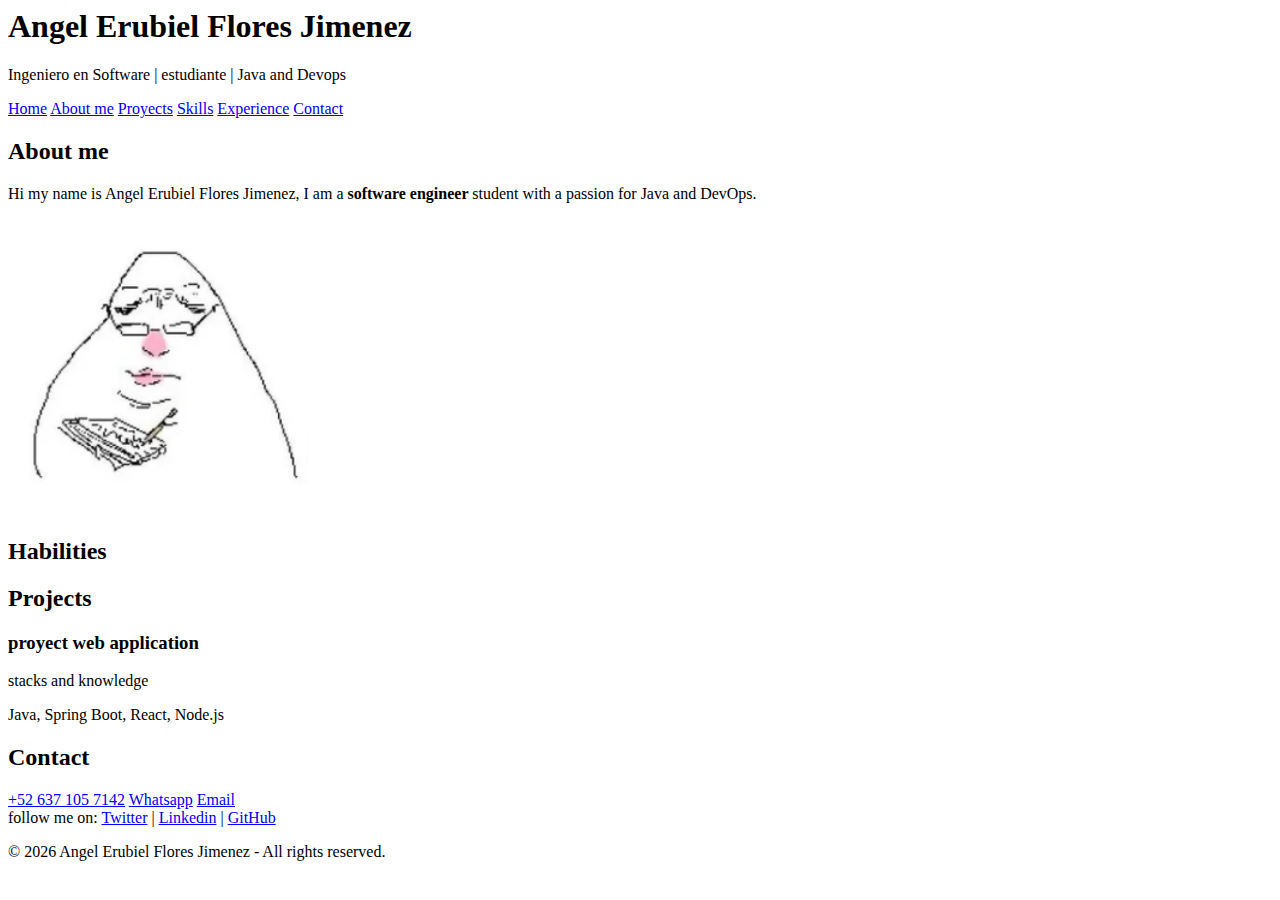
<file: about.html>
<html>

<body>
    <header>
        <h1>Angel Erubiel Flores Jimenez</h1>
        <p>Ingeniero en Software | estudiante | Java and Devops</p>

        <!-- menu de navegacion principal -->
        <nav>
            <a href="./index.html">Home</a>
            <a href="./about.html">About me</a>
            <a href="./proyects.html">Proyects</a>
            <a href="./skills.html">Skills</a>
            <a href="./experience.html">Experience</a>
            <a href="./contact.html">Contact</a>
        </nav>
    </header>

    <main>
        <section id="about">
            <h2>About me</h2>
            <p>Hi my name is Angel Erubiel Flores Jimenez, I am a <strong> software engineer </strong> student with a
                passion for Java and DevOps.</p>
        </section>

        <img src="/src/personal_pic.png" alt="Picture of Angel Erubiel Flores Jimenez" width="300px">

        <section>
            <h2>Habilities</h2>
            <p></p>
        </section>

        <section>
            <h2>Projects</h2>
            <article>
                <h3>proyect web application</h3>
                <p>stacks and knowledge</p>
                <p>Java, Spring Boot, React, Node.js</p>
            </article>
        </section>

        <section>
            <h2>Contact</h2>
            <a href="tel:+526371057142">+52 637 105 7142</a>
            <a href="https://wa.me/526371057142?text=Hola Erubiel">Whatsapp</a>
            <a href="mailto:gatogordogigante@gmail.com">Email</a>
        </section>
    </main>

    <footer>
        <section>
            follow me on:
            <a href="https://twitter.com">Twitter</a> |
            <a href="https://linkedin.com" target="_blank" rel="noopener noreferrer">Linkedin</a> |
            <a href="https://github.com">GitHub</a>
        </section>
        <p>
            &copy; 2026 Angel Erubiel Flores Jimenez - All rights reserved.
        </p>
    </footer>
</body>

</html>
</file>
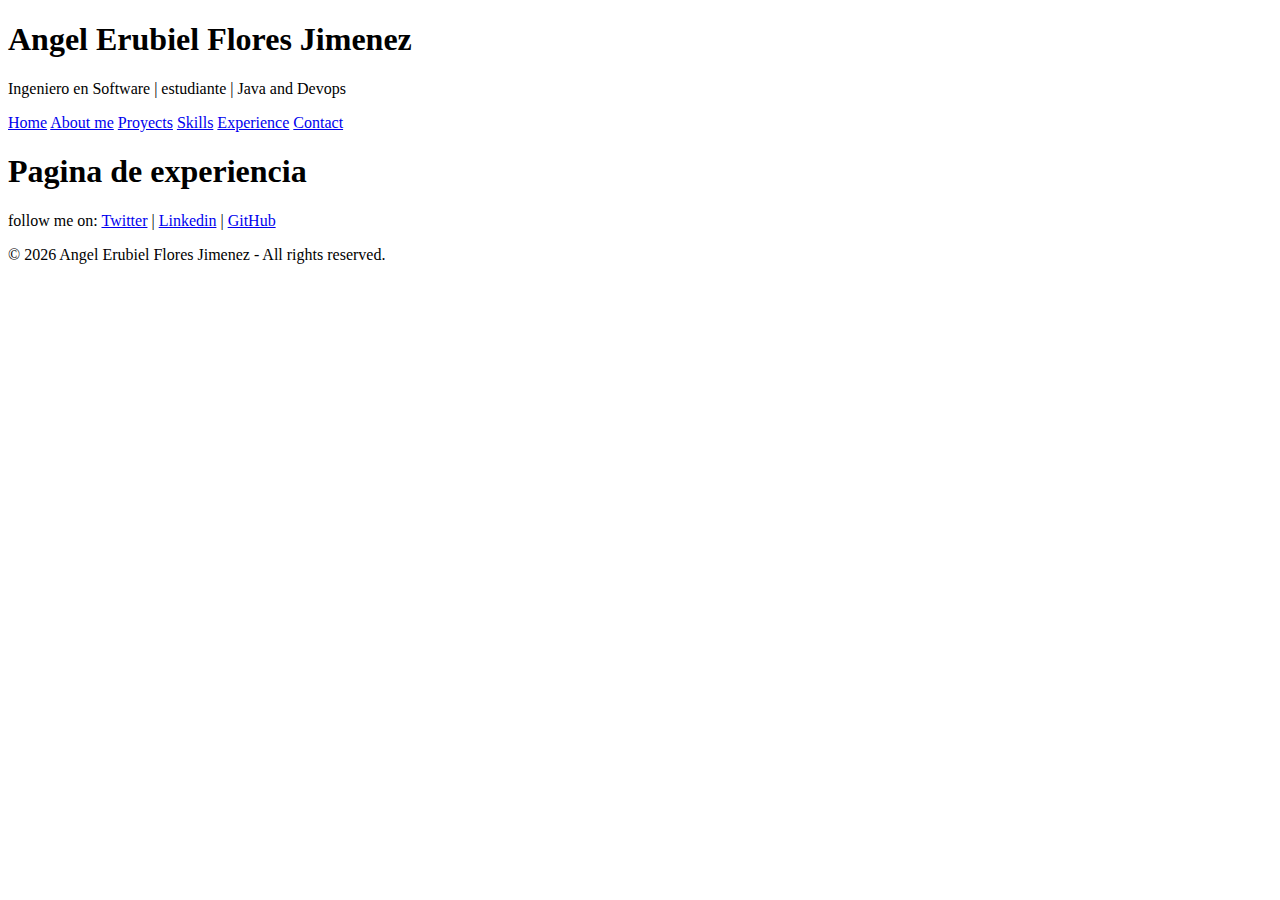
<file: experience.html>
<!DOCTYPE html>
<html lang="en">

<head>
    <meta charset="UTF-8">
    <meta name="viewport" content="width=device-width, initial-scale=1.0">
    <title>Document</title>
</head>

<body>
    <header>
        <h1>Angel Erubiel Flores Jimenez</h1>
        <p>Ingeniero en Software | estudiante | Java and Devops</p>

        <!-- menu de navegacion principal -->
        <nav>
            <a href="./index.html">Home</a>
            <a href="./about.html">About me</a>
            <a href="./proyects.html">Proyects</a>
            <a href="./skills.html">Skills</a>
            <a href="./experience.html">Experience</a>
            <a href="./contact.html">Contact</a>
        </nav>
    </header>

    <main>
        <h1>Pagina de experiencia</h1>
    </main>

    <footer>
        <section>
            follow me on:
            <a href="https://twitter.com">Twitter</a> |
            <a href="https://linkedin.com" target="_blank" rel="noopener noreferrer">Linkedin</a> |
            <a href="https://github.com">GitHub</a>
        </section>
        <p>
            &copy; 2026 Angel Erubiel Flores Jimenez - All rights reserved.
        </p>
    </footer>
</body>

</html>
</file>
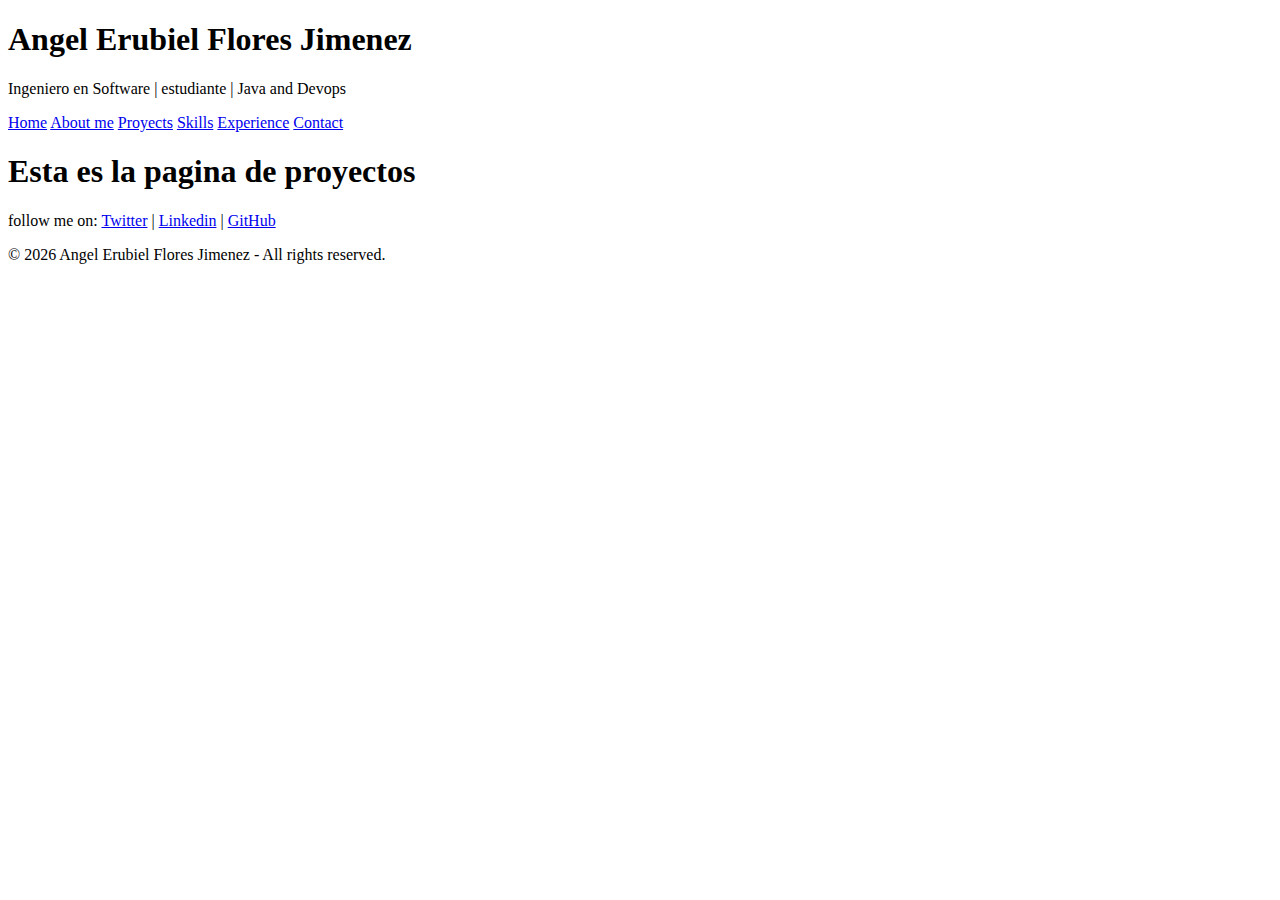
<file: proyects.html>
<!DOCTYPE html>
<html lang="en">

<head>
    <meta charset="UTF-8">
    <meta name="viewport" content="width=device-width, initial-scale=1.0">
    <title>Document</title>
</head>

<body>
    <header>
        <h1>Angel Erubiel Flores Jimenez</h1>
        <p>Ingeniero en Software | estudiante | Java and Devops</p>

        <!-- menu de navegacion principal -->
        <nav>
            <a href="./index.html">Home</a>
            <a href="./about.html">About me</a>
            <a href="./proyects.html">Proyects</a>
            <a href="./skills.html">Skills</a>
            <a href="./experience.html">Experience</a>
            <a href="./contact.html">Contact</a>
        </nav>
    </header>

    <main>
        <h1>Esta es la pagina de proyectos</h1>
    </main>

    <footer>
        <section>
            follow me on:
            <a href="https://twitter.com">Twitter</a> |
            <a href="https://linkedin.com" target="_blank" rel="noopener noreferrer">Linkedin</a> |
            <a href="https://github.com">GitHub</a>
        </section>
        <p>
            &copy; 2026 Angel Erubiel Flores Jimenez - All rights reserved.
        </p>
    </footer>
</body>

</html>
</file>
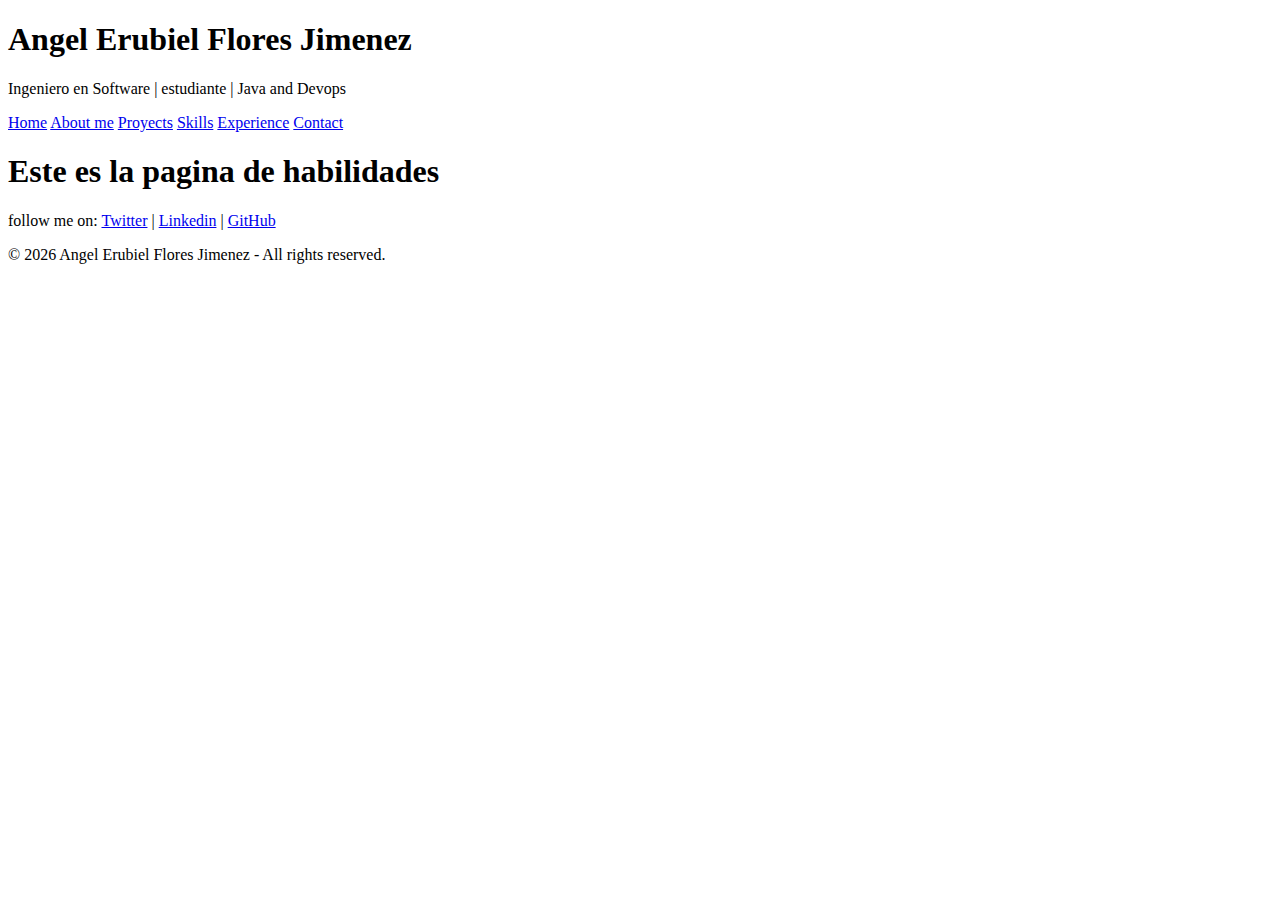
<file: skills.html>
<!DOCTYPE html>
<html lang="en">

<head>
    <meta charset="UTF-8">
    <meta name="viewport" content="width=device-width, initial-scale=1.0">
    <title>Document</title>
</head>

<body>
    <header>
        <h1>Angel Erubiel Flores Jimenez</h1>
        <p>Ingeniero en Software | estudiante | Java and Devops</p>

        <!-- menu de navegacion principal -->
        <nav>
            <a href="./index.html">Home</a>
            <a href="./about.html">About me</a>
            <a href="./proyects.html">Proyects</a>
            <a href="./skills.html">Skills</a>
            <a href="./experience.html">Experience</a>
            <a href="./contact.html">Contact</a>
        </nav>
    </header>

    <main>
        <h1>Este es la pagina de habilidades</h1>
    </main>

    <footer>
        <section>
            follow me on:
            <a href="https://twitter.com">Twitter</a> |
            <a href="https://linkedin.com" target="_blank" rel="noopener noreferrer">Linkedin</a> |
            <a href="https://github.com">GitHub</a>
        </section>
        <p>
            &copy; 2026 Angel Erubiel Flores Jimenez - All rights reserved.
        </p>
    </footer>
</body>

</html>
</file>
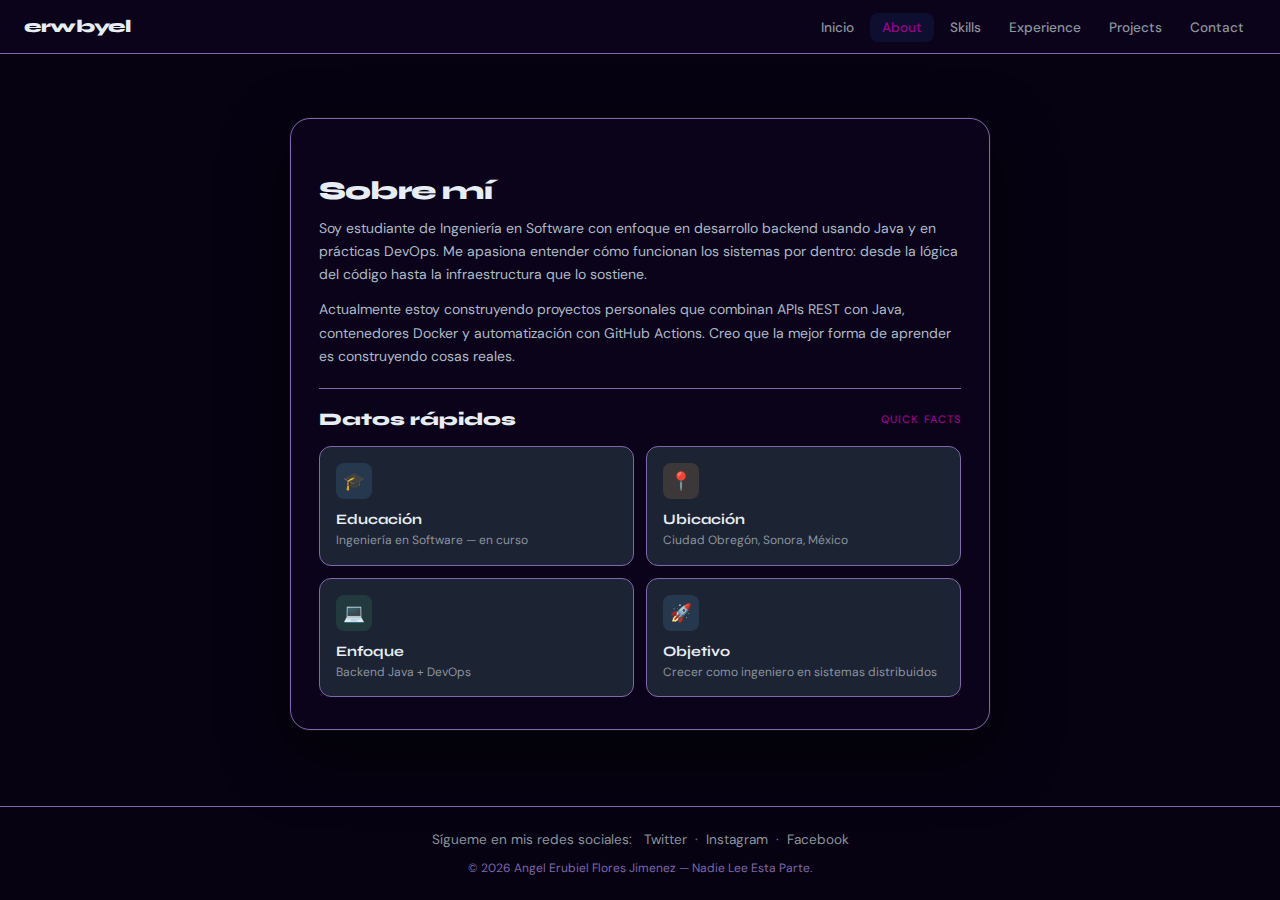
<file: pages/about.html>
<!DOCTYPE html>
<html lang="es">

<head>
    <meta charset="UTF-8">
    <meta name="viewport" content="width=device-width, initial-scale=1.0">
    <title>About — erwbyel</title>
    <link rel="stylesheet" type="text/css" href="../styles/globals.css" />
    <link rel="stylesheet" type="text/css" href="../styles/styles.css" />
</head>

<body>
    <nav class="navbar" aria-label="Navegación principal">
        <a href="../index.html" class="nav-logo">erwbyel</a>
        <ul class="nav-links" role="list">
            <li><a href="../index.html" class="nav-link">Inicio</a></li>
            <li><a href="./about.html" class="nav-link active">About</a></li>
            <li><a href="./skills.html" class="nav-link">Skills</a></li>
            <li><a href="./experience.html" class="nav-link">Experience</a></li>
            <li><a href="./proyects.html" class="nav-link">Projects</a></li>
            <li><a href="./contact.html" class="nav-link">Contact</a></li>
        </ul>
    </nav>

    <main>
        <div class="card">

            <!-- BIO SECTION -->
            <section class="bio" aria-label="Sobre mí">
                <h2>Sobre mí</h2>
                <p>
                    Soy estudiante de Ingeniería en Software con enfoque en desarrollo backend usando Java
                    y en prácticas DevOps. Me apasiona entender cómo funcionan los sistemas por dentro:
                    desde la lógica del código hasta la infraestructura que lo sostiene.
                </p>
                <p style="margin-top: 0.75rem; font-size: 0.875rem; line-height: 1.65; color: #adbac7;">
                    Actualmente estoy construyendo proyectos personales que combinan APIs REST con Java,
                    contenedores Docker y automatización con GitHub Actions. Creo que la mejor forma
                    de aprender es construyendo cosas reales.
                </p>
            </section>

            <!-- DATOS RÁPIDOS -->
            <section class="expertise" aria-label="Datos personales">
                <header class="section-header">
                    <h3>Datos rápidos</h3>
                    <span class="tag">Quick facts</span>
                </header>

                <ul class="grid" role="list">
                    <li class="skill-card">
                        <span class="skill-icon icon-java" aria-hidden="true">🎓</span>
                        <h4>Educación</h4>
                        <p>Ingeniería en Software — en curso</p>
                    </li>
                    <li class="skill-card">
                        <span class="skill-icon icon-py" aria-hidden="true">📍</span>
                        <h4>Ubicación</h4>
                        <p>Ciudad Obregón, Sonora, México</p>
                    </li>
                    <li class="skill-card">
                        <span class="skill-icon icon-db" aria-hidden="true">💻</span>
                        <h4>Enfoque</h4>
                        <p>Backend Java + DevOps</p>
                    </li>
                    <li class="skill-card">
                        <span class="skill-icon icon-ops" aria-hidden="true">🚀</span>
                        <h4>Objetivo</h4>
                        <p>Crecer como ingeniero en sistemas distribuidos</p>
                    </li>
                </ul>
            </section>

        </div>
    </main>

    <footer class="footer">
        <section class="footer-social" aria-label="Redes sociales">
            <span>Sígueme en mis redes sociales:</span>
            <ul class="footer-links" role="list">
                <li><a href="https://twitter.com" target="_blank" rel="noopener noreferrer">Twitter</a></li>
                <li><a href="https://instagram.com" target="_blank" rel="noopener noreferrer">Instagram</a></li>
                <li><a href="https://facebook.com" target="_blank" rel="noopener noreferrer">Facebook</a></li>
            </ul>
        </section>
        <p class="footer-copy">&copy; 2026 Angel Erubiel Flores Jimenez — Nadie Lee Esta Parte.</p>
    </footer>

</body>

</html>
</file>
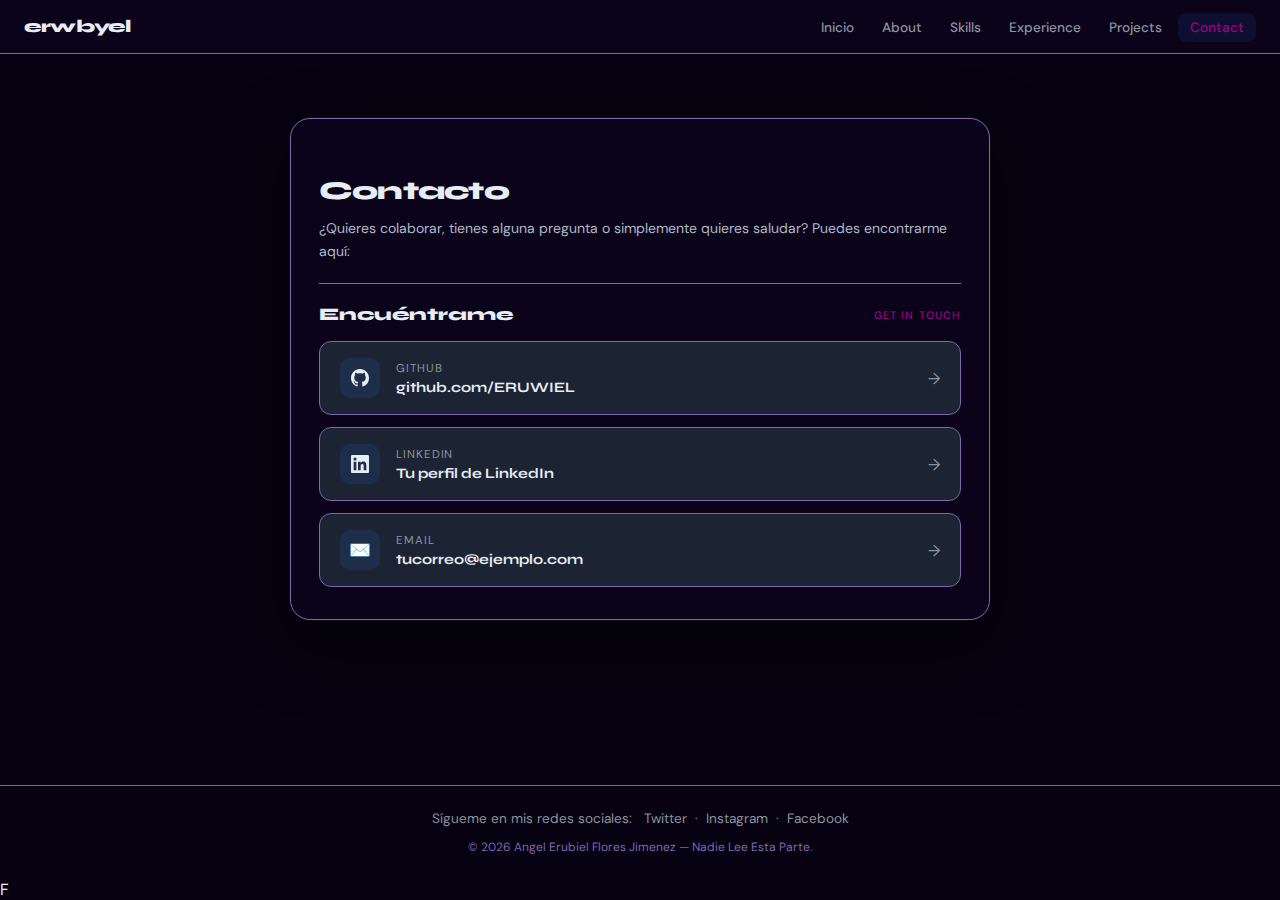
<file: pages/contact.html>
<!DOCTYPE html>
<html lang="es">

<head>
    <meta charset="UTF-8">
    <meta name="viewport" content="width=device-width, initial-scale=1.0">
    <title>Contact — erwbyel</title>
    <link rel="stylesheet" type="text/css" href="../styles/globals.css" />
    <link rel="stylesheet" type="text/css" href="../styles/styles.css" />
    <style>
        /* Contact item — fila con ícono + texto + enlace */
        .contact-list {
            list-style: none;
            padding: 0;
            margin: 0;
            display: flex;
            flex-direction: column;
            gap: 0.75rem;
        }

        .contact-item {
            background: var(--card2);
            border: 1px solid var(--border);
            border-radius: 12px;
            padding: 1rem 1.25rem;
            display: flex;
            align-items: center;
            gap: 1rem;
            transition: border-color 0.2s, transform 0.2s;
            animation: fadeUp 0.6s ease both;
            text-decoration: none;
            color: inherit;
        }

        .contact-item:nth-child(1) {
            animation-delay: 0.1s;
        }

        .contact-item:nth-child(2) {
            animation-delay: 0.2s;
        }

        .contact-item:nth-child(3) {
            animation-delay: 0.3s;
        }

        .contact-item:hover {
            border-color: var(--accent);
            transform: translateY(-2px);
        }

        /* Ícono circular igual que .skill-icon */
        .contact-icon {
            width: 40px;
            height: 40px;
            border-radius: 10px;
            background: rgba(47, 129, 247, 0.12);
            display: flex;
            align-items: center;
            justify-content: center;
            font-size: 1.1rem;
            flex-shrink: 0;
        }

        .contact-info {
            flex: 1;
        }

        .contact-label {
            font-size: 0.72rem;
            color: var(--muted);
            text-transform: uppercase;
            letter-spacing: 0.08em;
            margin-bottom: 0.15rem;
        }

        .contact-value {
            font-family: 'Syne', sans-serif;
            font-size: 0.9rem;
            font-weight: 700;
            color: var(--text);
        }

        /* Flecha de acción */
        .contact-arrow {
            color: var(--muted);
            font-size: 1rem;
            transition: color 0.2s;
        }

        .contact-item:hover .contact-arrow {
            color: var(--accent);
        }
    </style>
</head>

<body>
    <nav class="navbar" aria-label="Navegación principal">
        <a href="../index.html" class="nav-logo">erwbyel</a>
        <ul class="nav-links" role="list">
            <li><a href="../index.html" class="nav-link">Inicio</a></li>
            <li><a href="./about.html" class="nav-link">About</a></li>
            <li><a href="./skills.html" class="nav-link">Skills</a></li>
            <li><a href="./experience.html" class="nav-link">Experience</a></li>
            <li><a href="./proyects.html" class="nav-link">Projects</a></li>
            <li><a href="./contact.html" class="nav-link active">Contact</a></li>
        </ul>
    </nav>

    <main>
        <div class="card">

            <section class="bio" aria-label="Contacto intro">
                <h2>Contacto</h2>
                <p>
                    ¿Quieres colaborar, tienes alguna pregunta o simplemente quieres saludar?
                    Puedes encontrarme aquí:
                </p>
            </section>

            <section class="expertise" aria-label="Formas de contacto">
                <header class="section-header">
                    <h3>Encuéntrame</h3>
                    <span class="tag">Get in touch</span>
                </header>

                <ul class="contact-list" role="list">

                    <li>
                        <a href="https://github.com/ERUWIEL" class="contact-item" target="_blank"
                            rel="noopener noreferrer" aria-label="Ir a GitHub">
                            <span class="contact-icon" aria-hidden="true">
                                <svg width="18" height="18" viewBox="0 0 24 24" fill="currentColor">
                                    <path
                                        d="M12 0C5.37 0 0 5.37 0 12c0 5.31 3.435 9.795 8.205 11.385.6.105.825-.255.825-.57 0-.285-.015-1.23-.015-2.235-3.015.555-3.795-.735-4.035-1.41-.135-.345-.72-1.41-1.23-1.695-.42-.225-1.02-.78-.015-.795.945-.015 1.62.87 1.845 1.23 1.08 1.815 2.805 1.305 3.495.99.105-.78.42-1.305.765-1.605-2.67-.3-5.46-1.335-5.46-5.925 0-1.305.465-2.385 1.23-3.225-.12-.3-.54-1.53.12-3.18 0 0 1.005-.315 3.3 1.23.96-.27 1.98-.405 3-.405s2.04.135 3 .405c2.295-1.56 3.3-1.23 3.3-1.23.66 1.65.24 2.88.12 3.18.765.84 1.23 1.905 1.23 3.225 0 4.605-2.805 5.625-5.475 5.925.435.375.81 1.095.81 2.22 0 1.605-.015 2.895-.015 3.3 0 .315.225.69.825.57A12.02 12.02 0 0 0 24 12c0-6.63-5.37-12-12-12z" />
                                </svg>
                            </span>
                            <div class="contact-info">
                                <p class="contact-label">GitHub</p>
                                <p class="contact-value">github.com/ERUWIEL</p>
                            </div>
                            <span class="contact-arrow" aria-hidden="true">→</span>
                        </a>
                    </li>

                    <li>
                        <a href="https://linkedin.com" class="contact-item" target="_blank" rel="noopener noreferrer"
                            aria-label="Ir a LinkedIn">
                            <span class="contact-icon" aria-hidden="true">
                                <svg width="18" height="18" viewBox="0 0 24 24" fill="currentColor">
                                    <path
                                        d="M20.447 20.452h-3.554v-5.569c0-1.328-.027-3.037-1.852-3.037-1.853 0-2.136 1.445-2.136 2.939v5.667H9.351V9h3.414v1.561h.046c.477-.9 1.637-1.85 3.37-1.85 3.601 0 4.267 2.37 4.267 5.455v6.286zM5.337 7.433a2.062 2.062 0 0 1-2.063-2.065 2.064 2.064 0 1 1 2.063 2.065zm1.782 13.019H3.555V9h3.564v11.452zM22.225 0H1.771C.792 0 0 .774 0 1.729v20.542C0 23.227.792 24 1.771 24h20.451C23.2 24 24 23.227 24 22.271V1.729C24 .774 23.2 0 22.222 0h.003z" />
                                </svg>
                            </span>
                            <div class="contact-info">
                                <p class="contact-label">LinkedIn</p>
                                <p class="contact-value">Tu perfil de LinkedIn</p>
                            </div>
                            <span class="contact-arrow" aria-hidden="true">→</span>
                        </a>
                    </li>

                    <li>
                        <a href="mailto:tucorreo@ejemplo.com" class="contact-item" aria-label="Enviar correo">
                            <span class="contact-icon" aria-hidden="true">✉️</span>
                            <div class="contact-info">
                                <p class="contact-label">Email</p>
                                <p class="contact-value">tucorreo@ejemplo.com</p>
                            </div>
                            <span class="contact-arrow" aria-hidden="true">→</span>
                        </a>
                    </li>

                </ul>
            </section>

        </div>
    </main>

    <footer class="footer">
        <section class="footer-social" aria-label="Redes sociales">
            <span>Sígueme en mis redes sociales:</span>
            <ul class="footer-links" role="list">
                <li><a href="https://twitter.com" target="_blank" rel="noopener noreferrer">Twitter</a></li>
                <li><a href="https://instagram.com" target="_blank" rel="noopener noreferrer">Instagram</a></li>
                <li><a href="https://facebook.com" target="_blank" rel="noopener noreferrer">Facebook</a></li>
            </ul>
        </section>
        <p class="footer-copy">&copy; 2026 Angel Erubiel Flores Jimenez — Nadie Lee Esta Parte.</p>
    </footer>

</body>

</html>F
</file>
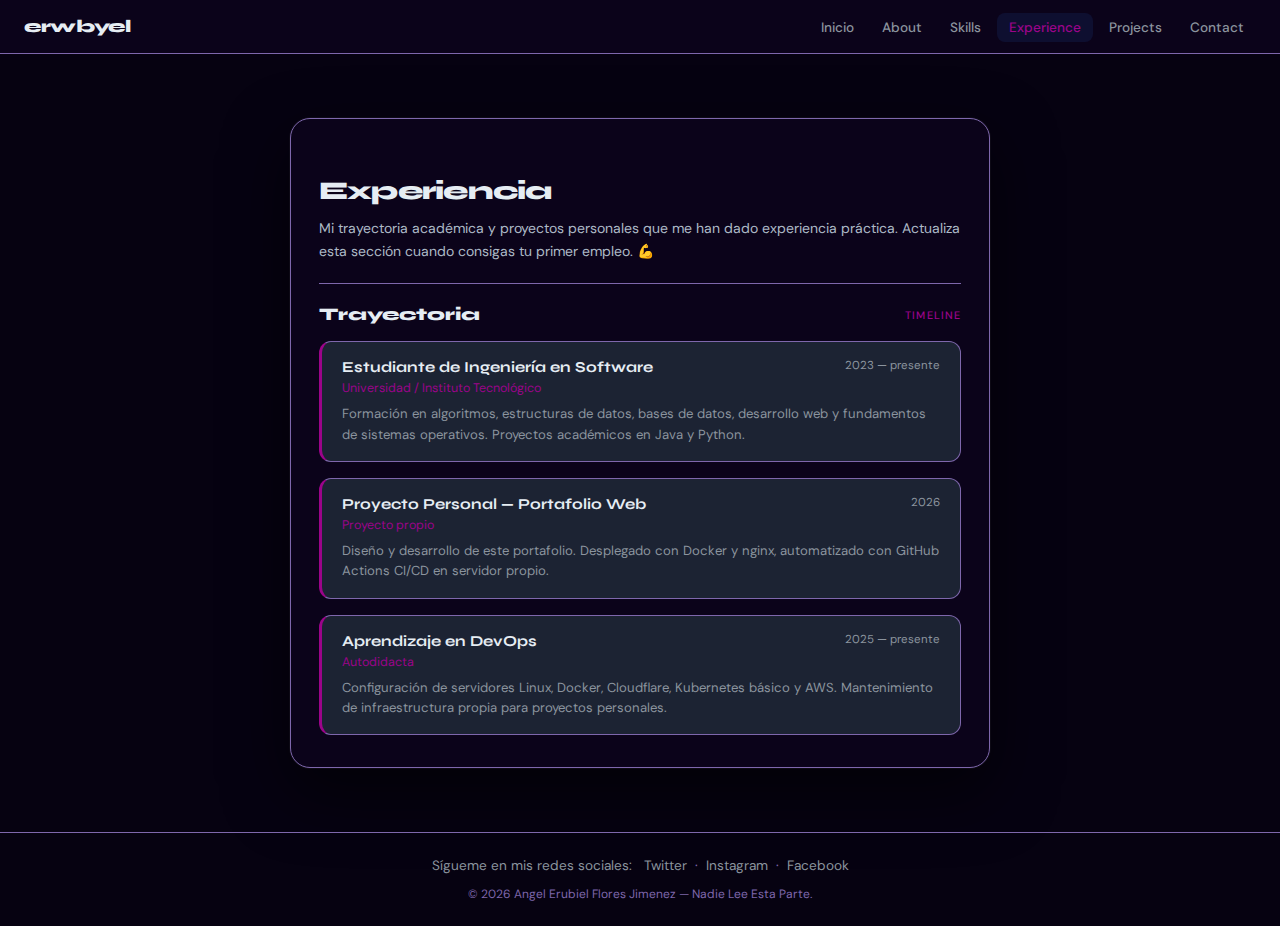
<file: pages/experience.html>
<!DOCTYPE html>
<html lang="es">

<head>
    <meta charset="UTF-8">
    <meta name="viewport" content="width=device-width, initial-scale=1.0">
    <title>Experience — erwbyel</title>
    <link rel="stylesheet" type="text/css" href="../styles/globals.css" />
    <link rel="stylesheet" type="text/css" href="../styles/styles.css" />
    <style>
        /* Timeline — estilos propios de esta página */
        .timeline {
            list-style: none;
            padding: 0;
            margin: 0;
            display: flex;
            flex-direction: column;
            gap: 1rem;
        }

        /* Cada entrada del timeline es una skill-card
           con un acento lateral de color */
        .timeline-item {
            background: var(--card2);
            border: 1px solid var(--border);
            border-left: 3px solid var(--accent);
            /* línea de acento */
            border-radius: 12px;
            padding: 1rem 1.25rem;
            animation: fadeUp 0.6s ease both;
        }

        .timeline-item:nth-child(1) {
            animation-delay: 0.1s;
        }

        .timeline-item:nth-child(2) {
            animation-delay: 0.2s;
        }

        .timeline-item:nth-child(3) {
            animation-delay: 0.3s;
        }

        /* Fila superior: título + fecha */
        .timeline-top {
            display: flex;
            justify-content: space-between;
            align-items: flex-start;
            gap: 0.5rem;
            margin-bottom: 0.25rem;
        }

        .timeline-title {
            font-family: 'Syne', sans-serif;
            font-size: 0.95rem;
            font-weight: 700;
            color: var(--text);
        }

        .timeline-date {
            font-size: 0.72rem;
            color: var(--muted);
            white-space: nowrap;
        }

        .timeline-company {
            font-size: 0.78rem;
            color: var(--accent);
            margin-bottom: 0.5rem;
        }

        .timeline-desc {
            font-size: 0.82rem;
            color: var(--muted);
            line-height: 1.55;
        }
    </style>
</head>

<body>
    <nav class="navbar" aria-label="Navegación principal">
        <a href="../index.html" class="nav-logo">erwbyel</a>
        <ul class="nav-links" role="list">
            <li><a href="../index.html" class="nav-link">Inicio</a></li>
            <li><a href="./about.html" class="nav-link">About</a></li>
            <li><a href="./skills.html" class="nav-link">Skills</a></li>
            <li><a href="./experience.html" class="nav-link active">Experience</a></li>
            <li><a href="./proyects.html" class="nav-link">Projects</a></li>
            <li><a href="./contact.html" class="nav-link">Contact</a></li>
        </ul>
    </nav>

    <main>
        <div class="card">

            <section class="bio" aria-label="Experiencia intro">
                <h2>Experiencia</h2>
                <p>
                    Mi trayectoria académica y proyectos personales que me han dado experiencia práctica.
                    Actualiza esta sección cuando consigas tu primer empleo. 💪
                </p>
            </section>

            <section class="expertise" aria-label="Timeline de experiencia">
                <header class="section-header">
                    <h3>Trayectoria</h3>
                    <span class="tag">Timeline</span>
                </header>

                <ul class="timeline" role="list">

                    <li class="timeline-item">
                        <div class="timeline-top">
                            <span class="timeline-title">Estudiante de Ingeniería en Software</span>
                            <span class="timeline-date">2023 — presente</span>
                        </div>
                        <p class="timeline-company">Universidad / Instituto Tecnológico</p>
                        <p class="timeline-desc">
                            Formación en algoritmos, estructuras de datos, bases de datos, desarrollo web
                            y fundamentos de sistemas operativos. Proyectos académicos en Java y Python.
                        </p>
                    </li>

                    <li class="timeline-item">
                        <div class="timeline-top">
                            <span class="timeline-title">Proyecto Personal — Portafolio Web</span>
                            <span class="timeline-date">2026</span>
                        </div>
                        <p class="timeline-company">Proyecto propio</p>
                        <p class="timeline-desc">
                            Diseño y desarrollo de este portafolio. Desplegado con Docker y nginx,
                            automatizado con GitHub Actions CI/CD en servidor propio.
                        </p>
                    </li>

                    <li class="timeline-item">
                        <div class="timeline-top">
                            <span class="timeline-title">Aprendizaje en DevOps</span>
                            <span class="timeline-date">2025 — presente</span>
                        </div>
                        <p class="timeline-company">Autodidacta</p>
                        <p class="timeline-desc">
                            Configuración de servidores Linux, Docker, Cloudflare, Kubernetes básico y AWS.
                            Mantenimiento de infraestructura propia para proyectos personales.
                        </p>
                    </li>

                </ul>
            </section>

        </div>
    </main>

    <footer class="footer">
        <section class="footer-social" aria-label="Redes sociales">
            <span>Sígueme en mis redes sociales:</span>
            <ul class="footer-links" role="list">
                <li><a href="https://twitter.com" target="_blank" rel="noopener noreferrer">Twitter</a></li>
                <li><a href="https://instagram.com" target="_blank" rel="noopener noreferrer">Instagram</a></li>
                <li><a href="https://facebook.com" target="_blank" rel="noopener noreferrer">Facebook</a></li>
            </ul>
        </section>
        <p class="footer-copy">&copy; 2026 Angel Erubiel Flores Jimenez — Nadie Lee Esta Parte.</p>
    </footer>

</body>

</html>
</file>
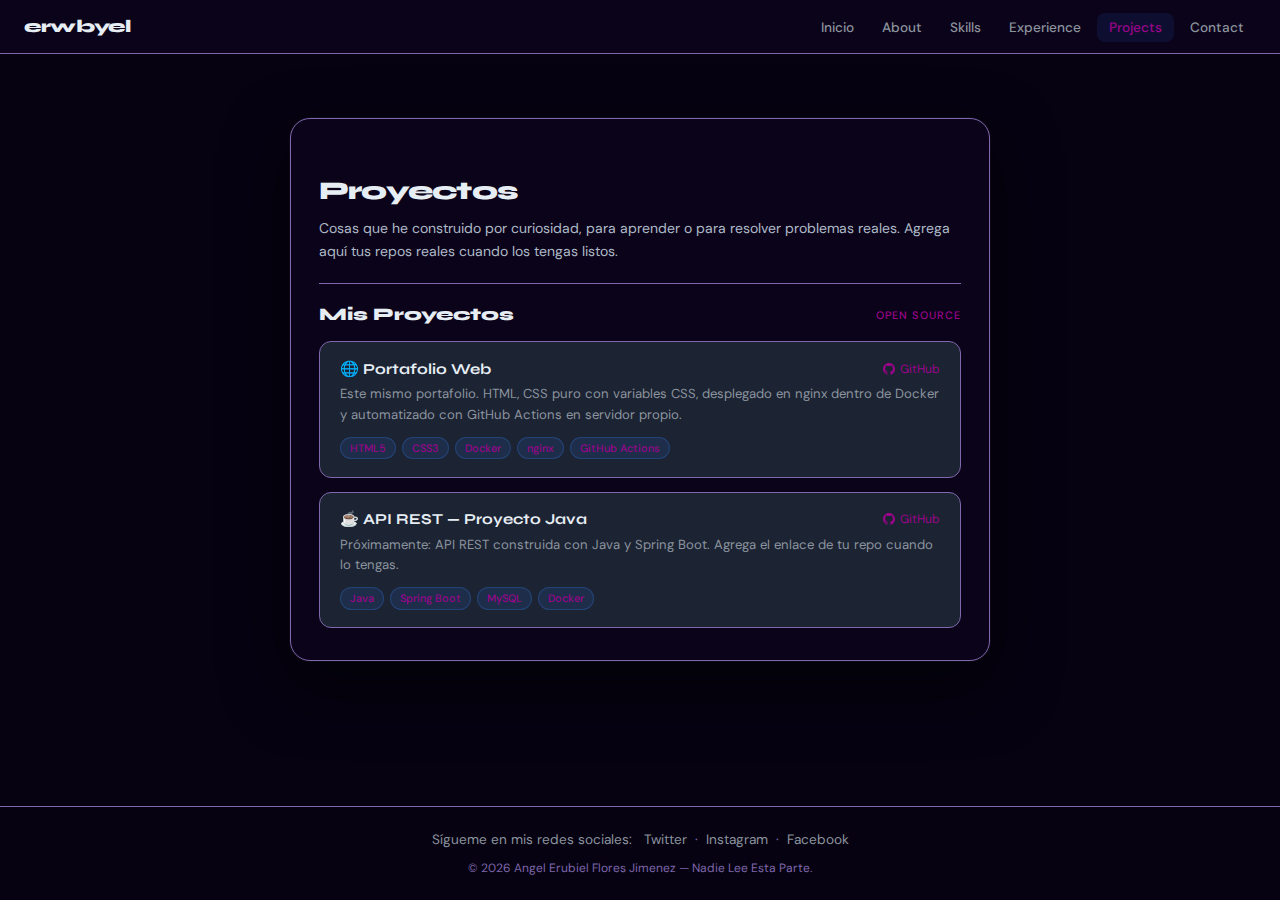
<file: pages/proyects.html>
<!DOCTYPE html>
<html lang="es">

<head>
    <meta charset="UTF-8">
    <meta name="viewport" content="width=device-width, initial-scale=1.0">
    <title>Projects — erwbyel</title>
    <link rel="stylesheet" type="text/css" href="../styles/globals.css" />
    <link rel="stylesheet" type="text/css" href="../styles/styles.css" />
    <style>
        /* Project card — extiende .skill-card con más info */
        .project-grid {
            display: grid;
            grid-template-columns: 1fr;
            /* una columna, más espacio para leer */
            gap: 0.85rem;
            list-style: none;
            padding: 0;
            margin: 0;
        }

        .project-card {
            background: var(--card2);
            border: 1px solid var(--border);
            border-radius: 12px;
            padding: 1.1rem 1.25rem;
            transition: border-color 0.2s, transform 0.2s, box-shadow 0.2s;
            animation: fadeUp 0.6s ease both;
        }

        .project-card:nth-child(1) {
            animation-delay: 0.1s;
        }

        .project-card:nth-child(2) {
            animation-delay: 0.2s;
        }

        .project-card:nth-child(3) {
            animation-delay: 0.3s;
        }

        .project-card:hover {
            border-color: var(--accent);
            transform: translateY(-3px);
            box-shadow: 0 8px 24px rgba(47, 129, 247, 0.15);
        }

        /* Encabezado del proyecto: nombre + link */
        .project-top {
            display: flex;
            justify-content: space-between;
            align-items: center;
            margin-bottom: 0.4rem;
        }

        .project-name {
            font-family: 'Syne', sans-serif;
            font-size: 0.95rem;
            font-weight: 700;
            color: var(--text);
        }

        /* Enlace a GitHub */
        .project-link {
            font-size: 0.75rem;
            color: var(--accent);
            display: flex;
            align-items: center;
            gap: 0.3rem;
        }

        .project-link:hover {
            color: #58a6ff;
        }

        .project-desc {
            font-size: 0.82rem;
            color: var(--muted);
            line-height: 1.55;
            margin-bottom: 0.75rem;
        }

        /* Chips de tecnologías usadas */
        .project-tags {
            display: flex;
            flex-wrap: wrap;
            gap: 0.4rem;
        }

        .chip {
            font-size: 0.68rem;
            font-weight: 500;
            padding: 0.2rem 0.55rem;
            border-radius: 999px;
            background: rgba(47, 129, 247, 0.12);
            color: var(--accent);
            border: 1px solid rgba(47, 129, 247, 0.25);
        }
    </style>
</head>

<body>
    <nav class="navbar" aria-label="Navegación principal">
        <a href="../index.html" class="nav-logo">erwbyel</a>
        <ul class="nav-links" role="list">
            <li><a href="../index.html" class="nav-link">Inicio</a></li>
            <li><a href="./about.html" class="nav-link">About</a></li>
            <li><a href="./skills.html" class="nav-link">Skills</a></li>
            <li><a href="./experience.html" class="nav-link">Experience</a></li>
            <li><a href="./proyects.html" class="nav-link active">Projects</a></li>
            <li><a href="./contact.html" class="nav-link">Contact</a></li>
        </ul>
    </nav>

    <main>
        <div class="card">

            <section class="bio" aria-label="Proyectos intro">
                <h2>Proyectos</h2>
                <p>
                    Cosas que he construido por curiosidad, para aprender o para resolver problemas reales.
                    Agrega aquí tus repos reales cuando los tengas listos.
                </p>
            </section>

            <section class="expertise" aria-label="Lista de proyectos">
                <header class="section-header">
                    <h3>Mis Proyectos</h3>
                    <span class="tag">Open Source</span>
                </header>

                <ul class="project-grid" role="list">

                    <li class="project-card">
                        <div class="project-top">
                            <span class="project-name">🌐 Portafolio Web</span>
                            <a href="https://github.com/ERUWIEL" class="project-link" target="_blank"
                                rel="noopener noreferrer">
                                <svg width="12" height="12" viewBox="0 0 24 24" fill="currentColor">
                                    <path
                                        d="M12 0C5.37 0 0 5.37 0 12c0 5.31 3.435 9.795 8.205 11.385.6.105.825-.255.825-.57 0-.285-.015-1.23-.015-2.235-3.015.555-3.795-.735-4.035-1.41-.135-.345-.72-1.41-1.23-1.695-.42-.225-1.02-.78-.015-.795.945-.015 1.62.87 1.845 1.23 1.08 1.815 2.805 1.305 3.495.99.105-.78.42-1.305.765-1.605-2.67-.3-5.46-1.335-5.46-5.925 0-1.305.465-2.385 1.23-3.225-.12-.3-.54-1.53.12-3.18 0 0 1.005-.315 3.3 1.23.96-.27 1.98-.405 3-.405s2.04.135 3 .405c2.295-1.56 3.3-1.23 3.3-1.23.66 1.65.24 2.88.12 3.18.765.84 1.23 1.905 1.23 3.225 0 4.605-2.805 5.625-5.475 5.925.435.375.81 1.095.81 2.22 0 1.605-.015 2.895-.015 3.3 0 .315.225.69.825.57A12.02 12.02 0 0 0 24 12c0-6.63-5.37-12-12-12z" />
                                </svg>
                                GitHub
                            </a>
                        </div>
                        <p class="project-desc">
                            Este mismo portafolio. HTML, CSS puro con variables CSS, desplegado en nginx dentro
                            de Docker y automatizado con GitHub Actions en servidor propio.
                        </p>
                        <div class="project-tags">
                            <span class="chip">HTML5</span>
                            <span class="chip">CSS3</span>
                            <span class="chip">Docker</span>
                            <span class="chip">nginx</span>
                            <span class="chip">GitHub Actions</span>
                        </div>
                    </li>

                    <li class="project-card">
                        <div class="project-top">
                            <span class="project-name">☕ API REST — Proyecto Java</span>
                            <a href="https://github.com/ERUWIEL" class="project-link" target="_blank"
                                rel="noopener noreferrer">
                                <svg width="12" height="12" viewBox="0 0 24 24" fill="currentColor">
                                    <path
                                        d="M12 0C5.37 0 0 5.37 0 12c0 5.31 3.435 9.795 8.205 11.385.6.105.825-.255.825-.57 0-.285-.015-1.23-.015-2.235-3.015.555-3.795-.735-4.035-1.41-.135-.345-.72-1.41-1.23-1.695-.42-.225-1.02-.78-.015-.795.945-.015 1.62.87 1.845 1.23 1.08 1.815 2.805 1.305 3.495.99.105-.78.42-1.305.765-1.605-2.67-.3-5.46-1.335-5.46-5.925 0-1.305.465-2.385 1.23-3.225-.12-.3-.54-1.53.12-3.18 0 0 1.005-.315 3.3 1.23.96-.27 1.98-.405 3-.405s2.04.135 3 .405c2.295-1.56 3.3-1.23 3.3-1.23.66 1.65.24 2.88.12 3.18.765.84 1.23 1.905 1.23 3.225 0 4.605-2.805 5.625-5.475 5.925.435.375.81 1.095.81 2.22 0 1.605-.015 2.895-.015 3.3 0 .315.225.69.825.57A12.02 12.02 0 0 0 24 12c0-6.63-5.37-12-12-12z" />
                                </svg>
                                GitHub
                            </a>
                        </div>
                        <p class="project-desc">
                            Próximamente: API REST construida con Java y Spring Boot.
                            Agrega el enlace de tu repo cuando lo tengas.
                        </p>
                        <div class="project-tags">
                            <span class="chip">Java</span>
                            <span class="chip">Spring Boot</span>
                            <span class="chip">MySQL</span>
                            <span class="chip">Docker</span>
                        </div>
                    </li>

                </ul>
            </section>

        </div>
    </main>

    <footer class="footer">
        <section class="footer-social" aria-label="Redes sociales">
            <span>Sígueme en mis redes sociales:</span>
            <ul class="footer-links" role="list">
                <li><a href="https://twitter.com" target="_blank" rel="noopener noreferrer">Twitter</a></li>
                <li><a href="https://instagram.com" target="_blank" rel="noopener noreferrer">Instagram</a></li>
                <li><a href="https://facebook.com" target="_blank" rel="noopener noreferrer">Facebook</a></li>
            </ul>
        </section>
        <p class="footer-copy">&copy; 2026 Angel Erubiel Flores Jimenez — Nadie Lee Esta Parte.</p>
    </footer>

</body>

</html>
</file>
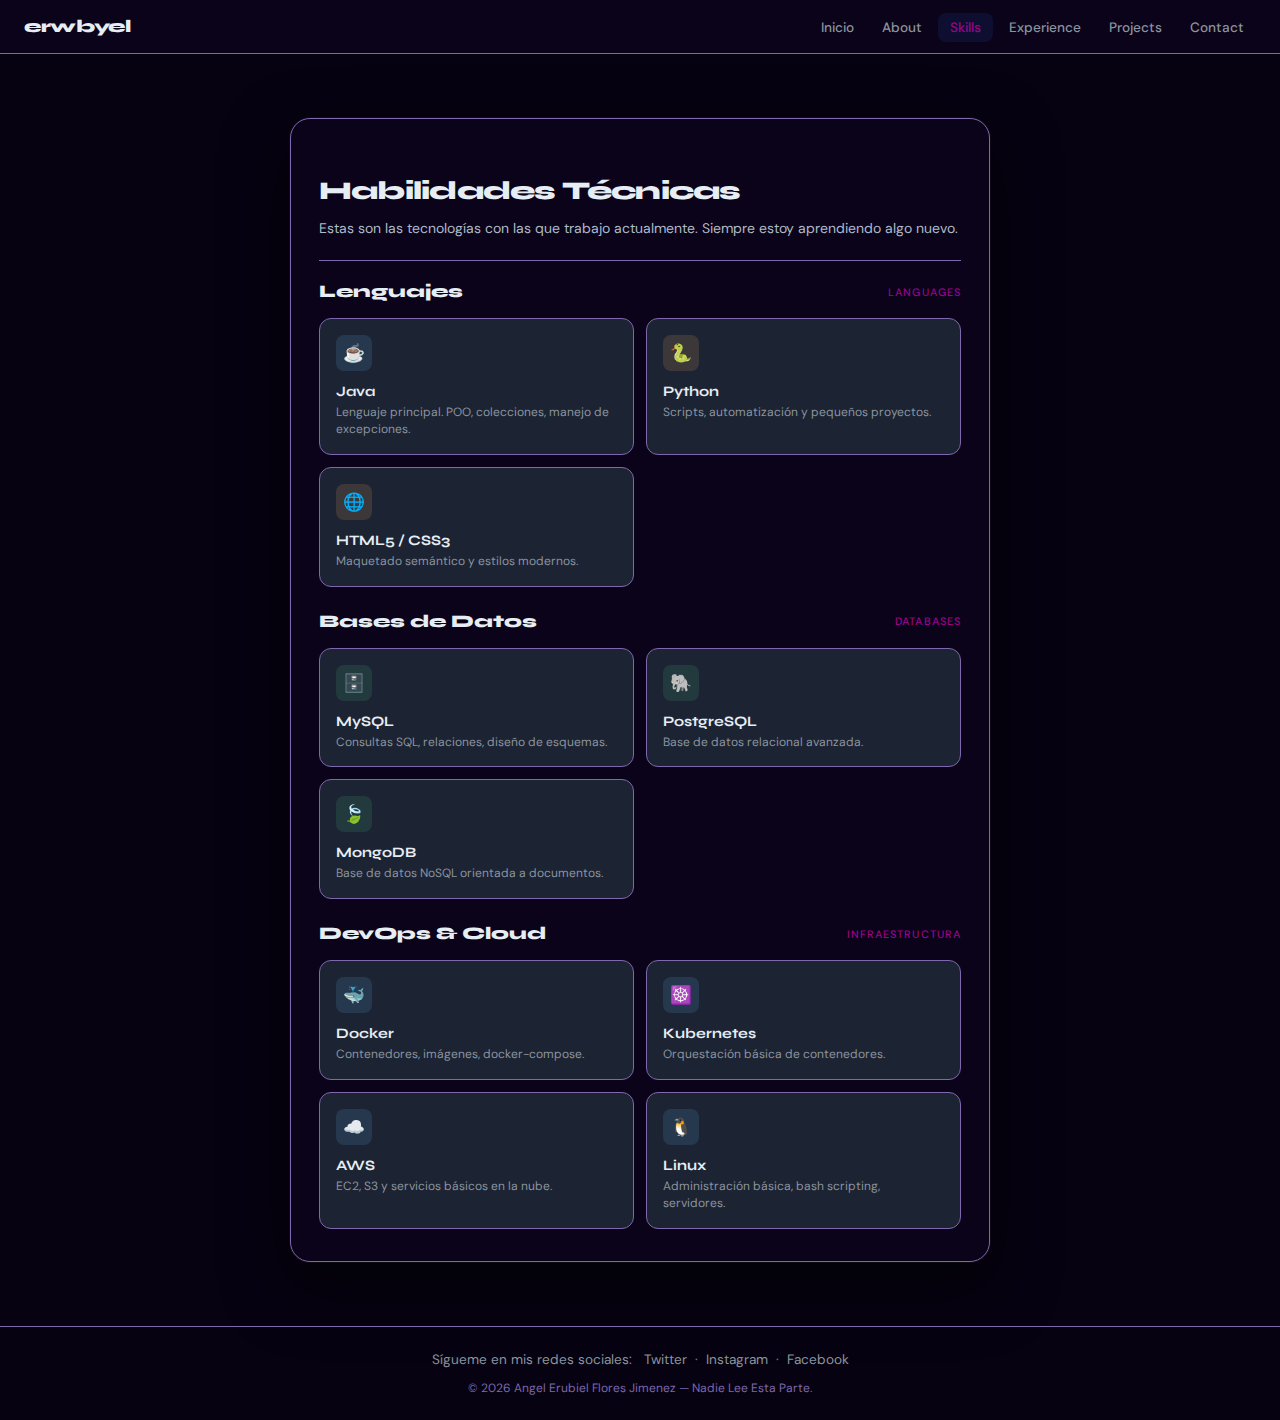
<file: pages/skills.html>
<!DOCTYPE html>
<html lang="es">

<head>
    <meta charset="UTF-8">
    <meta name="viewport" content="width=device-width, initial-scale=1.0">
    <title>Skills — erwbyel</title>
    <link rel="stylesheet" type="text/css" href="../styles/globals.css" />
    <link rel="stylesheet" type="text/css" href="../styles/styles.css" />
</head>

<body>
    <nav class="navbar" aria-label="Navegación principal">
        <a href="../index.html" class="nav-logo">erwbyel</a>
        <ul class="nav-links" role="list">
            <li><a href="../index.html" class="nav-link">Inicio</a></li>
            <li><a href="./about.html" class="nav-link">About</a></li>
            <li><a href="./skills.html" class="nav-link active">Skills</a></li>
            <li><a href="./experience.html" class="nav-link">Experience</a></li>
            <li><a href="./proyects.html" class="nav-link">Projects</a></li>
            <li><a href="./contact.html" class="nav-link">Contact</a></li>
        </ul>
    </nav>

    <main>
        <div class="card">

            <section class="bio" aria-label="Skills intro">
                <h2>Habilidades Técnicas</h2>
                <p>
                    Estas son las tecnologías con las que trabajo actualmente.
                    Siempre estoy aprendiendo algo nuevo.
                </p>
            </section>

            <!-- LENGUAJES -->
            <section class="expertise" aria-label="Lenguajes">
                <header class="section-header">
                    <h3>Lenguajes</h3>
                    <span class="tag">Languages</span>
                </header>
                <ul class="grid" role="list">
                    <li class="skill-card">
                        <span class="skill-icon icon-java" aria-hidden="true">☕</span>
                        <h4>Java</h4>
                        <p>Lenguaje principal. POO, colecciones, manejo de excepciones.</p>
                    </li>
                    <li class="skill-card">
                        <span class="skill-icon icon-py" aria-hidden="true">🐍</span>
                        <h4>Python</h4>
                        <p>Scripts, automatización y pequeños proyectos.</p>
                    </li>
                    <li class="skill-card">
                        <span class="skill-icon icon-py" aria-hidden="true">🌐</span>
                        <h4>HTML5 / CSS3</h4>
                        <p>Maquetado semántico y estilos modernos.</p>
                    </li>
                </ul>
            </section>

            <!-- BASES DE DATOS -->
            <section class="expertise" style="padding-top: 1.5rem;" aria-label="Bases de datos">
                <header class="section-header">
                    <h3>Bases de Datos</h3>
                    <span class="tag">Databases</span>
                </header>
                <ul class="grid" role="list">
                    <li class="skill-card">
                        <span class="skill-icon icon-db" aria-hidden="true">🗄️</span>
                        <h4>MySQL</h4>
                        <p>Consultas SQL, relaciones, diseño de esquemas.</p>
                    </li>
                    <li class="skill-card">
                        <span class="skill-icon icon-db" aria-hidden="true">🐘</span>
                        <h4>PostgreSQL</h4>
                        <p>Base de datos relacional avanzada.</p>
                    </li>
                    <li class="skill-card">
                        <span class="skill-icon icon-db" aria-hidden="true">🍃</span>
                        <h4>MongoDB</h4>
                        <p>Base de datos NoSQL orientada a documentos.</p>
                    </li>
                </ul>
            </section>

            <!-- DEVOPS -->
            <section class="expertise" style="padding-top: 1.5rem;" aria-label="DevOps">
                <header class="section-header">
                    <h3>DevOps & Cloud</h3>
                    <span class="tag">Infraestructura</span>
                </header>
                <ul class="grid" role="list">
                    <li class="skill-card">
                        <span class="skill-icon icon-ops" aria-hidden="true">🐳</span>
                        <h4>Docker</h4>
                        <p>Contenedores, imágenes, docker-compose.</p>
                    </li>
                    <li class="skill-card">
                        <span class="skill-icon icon-ops" aria-hidden="true">☸️</span>
                        <h4>Kubernetes</h4>
                        <p>Orquestación básica de contenedores.</p>
                    </li>
                    <li class="skill-card">
                        <span class="skill-icon icon-ops" aria-hidden="true">☁️</span>
                        <h4>AWS</h4>
                        <p>EC2, S3 y servicios básicos en la nube.</p>
                    </li>
                    <li class="skill-card">
                        <span class="skill-icon icon-ops" aria-hidden="true">🐧</span>
                        <h4>Linux</h4>
                        <p>Administración básica, bash scripting, servidores.</p>
                    </li>
                </ul>
            </section>

        </div>
    </main>

    <footer class="footer">
        <section class="footer-social" aria-label="Redes sociales">
            <span>Sígueme en mis redes sociales:</span>
            <ul class="footer-links" role="list">
                <li><a href="https://twitter.com" target="_blank" rel="noopener noreferrer">Twitter</a></li>
                <li><a href="https://instagram.com" target="_blank" rel="noopener noreferrer">Instagram</a></li>
                <li><a href="https://facebook.com" target="_blank" rel="noopener noreferrer">Facebook</a></li>
            </ul>
        </section>
        <p class="footer-copy">&copy; 2026 Angel Erubiel Flores Jimenez — Nadie Lee Esta Parte.</p>
    </footer>

</body>

</html>
</file>
<file: styles/globals.css>
@import url('https://fonts.googleapis.com/css2?family=Syne:wght@400..800&display=swap');

@import url('https://fonts.googleapis.com/css2?family=DM+Sans:wght@400;500&display=swap');

:root {
   --bg: #060211;
   /* Color de fondo principal */
   --card: #0b031a;
   /* Fondo de tarjeta primaria */
   --card2: #1c2333;
   /* Fondo de tarjeta secundaria */
   --border: #7e67ac;
   /* Color de bordes */
   --text: #e6edf3;
   /* Color principal del texto */
   --muted: #8b949e;
   /* Color de texto secundario / apagado */
   --accent: #9b048a;
   /* Color de acento principal (azul) */
   --accent2: #300e1d;
   /* Color de acento secundario (naranja) */
}

*,
*::before,
*::after {
   box-sizing: border-box;
   margin: 0;
   padding: 0;
}

body {
   background: var(--bg);
   min-height: 100vh;
   display: flex;
   flex-direction: column;
   align-items: stretch;
   font-family: 'DM Sans', sans-serif;
   color: var(--text);
}

main {
   flex-grow: 1;
   padding: 2rem 1rem;
}

a {
   color: var(--accent);
   text-decoration: none;
}

a:hover {
   color: #e6d2d8;
}
</file>
<file: styles/styles.css>
@keyframes fadeUp {
    from {
        opacity: 0;
        transform: translateY(24px);
    }

    to {
        opacity: 1;
        transform: translateY(0);
    }
}

.card {
    background: var(--card);
    border: 1px solid var(--border);
    border-radius: 20px;
    width: 100%;
    max-width: 700px;
    margin: 0 auto;
    padding: 2rem 1.75rem;
    box-shadow:
        0 0 0 1px rgba(255, 255, 255, 0.04),
        0 24px 64px rgba(0, 0, 0, 0.6);
    animation: fadeUp 0.6s ease both;
}

.header {
    display: flex;
    flex-direction: column;
    align-items: center;
    text-align: center;
    gap: 0.6rem;
    padding-bottom: 1.5rem;
    border-bottom: 1px solid var(--border);
}

.avatar-wrap {
    width: 88px;
    height: 88px;
    border-radius: 50%;
    background: linear-gradient(135deg, var(--accent), #58a6ff);
    padding: 3px;
}

.avatar-wrap img {
    width: 100%;
    height: 100%;
    border-radius: 50%;
    object-fit: cover;
    display: block;
    background: var(--card2);
}

.avatar-placeholder {
    width: 100%;
    height: 100%;
    border-radius: 50%;
    background: var(--card2);
    display: flex;
    align-items: center;
    justify-content: center;
    font-family: 'Syne', sans-serif;
    font-size: 2rem;
    font-weight: 800;
    color: var(--accent);
}

.name {
    font-family: 'Syne', sans-serif;
    font-size: 1.35rem;
    font-weight: 800;
    letter-spacing: -0.02em;
}

.role {
    font-size: 0.72rem;
    font-weight: 500;
    letter-spacing: 0.12em;
    text-transform: uppercase;
    color: var(--accent);
}

.location {
    font-size: 0.8rem;
    color: var(--muted);
    display: flex;
    align-items: center;
    gap: 0.3rem;
}

.location svg {
    flex-shrink: 0;
}


.buttons {
    display: flex;
    gap: 0.75rem;
    margin-top: 0.5rem;
    width: 100%;
}

.btn {
    flex: 1;
    padding: 0.6rem 0.5rem;
    border-radius: 10px;
    border: 1px solid var(--border);
    font-family: 'DM Sans', sans-serif;
    font-size: 0.85rem;
    font-weight: 500;
    cursor: pointer;
    display: flex;
    align-items: center;
    justify-content: center;
    gap: 0.45rem;
    transition: background 0.2s, border-color 0.2s, transform 0.15s;
    text-decoration: none;
}

.btn:hover {
    transform: translateY(-3px);
}

.btn-dark {
    background: var(--card2);
    color: var(--text);
}

.btn-dark:hover {
    background: var(--accent2);
    border-color: var(--muted);
}

.btn-blue {
    background: var(--accent);
    color: #fff;
    border-color: var(--accent);
}

.btn-blue:hover {
    background: var(--accent2);
    border-color: var(--muted);
}

.bio {
    padding: 1.5rem 0 1.25rem;
    border-bottom: 1px solid var(--border);
}

.bio h2 {
    font-family: 'Syne', sans-serif;
    font-size: 1.6rem;
    font-weight: 800;
    margin-bottom: 0.7rem;
    letter-spacing: -0.03em;
}

.bio p {
    font-size: 0.875rem;
    line-height: 1.65;
    color: #adbac7;
}

.expertise {
    padding-top: 1.25rem;
}

.section-header {
    display: flex;
    justify-content: space-between;
    align-items: center;
    margin-bottom: 1rem;
}

.section-header h3 {
    font-family: 'Syne', sans-serif;
    font-size: 1.1rem;
    font-weight: 800;
}

.tag {
    font-size: 0.68rem;
    font-weight: 500;
    letter-spacing: 0.1em;
    text-transform: uppercase;
    color: var(--accent);
}

.grid {
    display: grid;
    grid-template-columns: 1fr 1fr;
    gap: 0.75rem;
    list-style: none;
    padding: 0;
    margin: 0;
}

.skill-card {
    background: var(--card2);
    border: 1px solid var(--border);
    border-radius: 12px;
    padding: 1rem;
    transition: border-color 0.2s, transform 0.2s, box-shadow 0.2s;
    cursor: default;
    animation: fadeUp 0.6s ease both;
}

.skill-card:nth-child(1) { animation-delay: 0.1s; }
.skill-card:nth-child(2) { animation-delay: 0.2s; }
.skill-card:nth-child(3) { animation-delay: 0.3s; }
.skill-card:nth-child(4) { animation-delay: 0.4s; }

.skill-card:hover {
    border-color: var(--accent);
    transform: translateY(-3px);
    box-shadow: 0 8px 24px rgba(47, 129, 247, 0.15);
}

.skill-icon {
    width: 36px;
    height: 36px;
    border-radius: 8px;
    display: flex;
    align-items: center;
    justify-content: center;
    font-size: 1.1rem;
    margin-bottom: 0.75rem;
}

.icon-java { background: rgba(99,  179, 237, 0.15); }
.icon-py   { background: rgba(246, 173,  85, 0.15); }
.icon-db   { background: rgba(72,  187, 120, 0.15); }
.icon-ops  { background: rgba(99,  179, 237, 0.15); }

.skill-card h4 {
    font-family: 'Syne', sans-serif;
    font-size: 0.9rem;
    font-weight: 700;
    margin-bottom: 0.25rem;
}

.skill-card p {
    font-size: 0.75rem;
    color: var(--muted);
    line-height: 1.4;
}

.navbar {
    width: 100%;
    display: flex;
    align-items: center;
    justify-content: space-between;
    padding: 1rem 1.5rem;
    background: var(--card);
    border-bottom: 1px solid var(--border);
    position: sticky;
    top: 0;
    z-index: 100;
    margin-bottom: 2rem;
}

.nav-logo {
    font-family: 'Syne', sans-serif;
    font-size: 1.1rem;
    font-weight: 800;
    color: var(--text);
    letter-spacing: -0.02em;
    text-decoration: none;
}

.nav-logo:hover {
    color: var(--accent);
}

.nav-links {
    display: flex;
    gap: 0.25rem;
    list-style: none;
    margin: 0;
    padding: 0;
}

.nav-link {
    font-size: 0.85rem;
    font-weight: 500;
    color: var(--muted);
    text-decoration: none;
    padding: 0.4rem 0.75rem;
    border-radius: 8px;
    transition: color 0.2s, background 0.2s;
}

.nav-link:hover {
    color: var(--text);
    background: var(--card2);
}

.nav-link.active {
    color: var(--accent);
    background: rgba(47, 129, 247, 0.1);
}

@media (max-width: 600px) {
    .navbar {
        flex-direction: column;
        gap: 0.75rem;
        padding: 1rem;
    }

    .nav-links {
        flex-wrap: wrap;
        justify-content: center;
    }
}

.footer {
    width: 100%;
    display: flex;
    flex-direction: column;
    align-items: center;
    gap: 0.75rem;
    padding: 1.5rem 1rem;
    margin-top: 2rem;
    border-top: 1px solid var(--border);
    text-align: center;
}

.footer-social {
    display: flex;
    align-items: center;
    gap: 0.75rem;
    flex-wrap: wrap;
    justify-content: center;
    font-size: 0.85rem;
    color: var(--muted);
}

.footer-links {
    display: flex;
    gap: 0.5rem;
    list-style: none;
    margin: 0;
    padding: 0;
}

.footer-links li:not(:last-child)::after {
    content: '·';
    margin-left: 0.5rem;
    color: var(--border);
}

.footer-links a {
    font-size: 0.85rem;
    color: var(--muted);
    transition: color 0.2s;
}

.footer-links a:hover {
    color: var(--accent);
}

.footer-copy {
    font-size: 0.75rem;
    color: var(--border);
}
</file>
